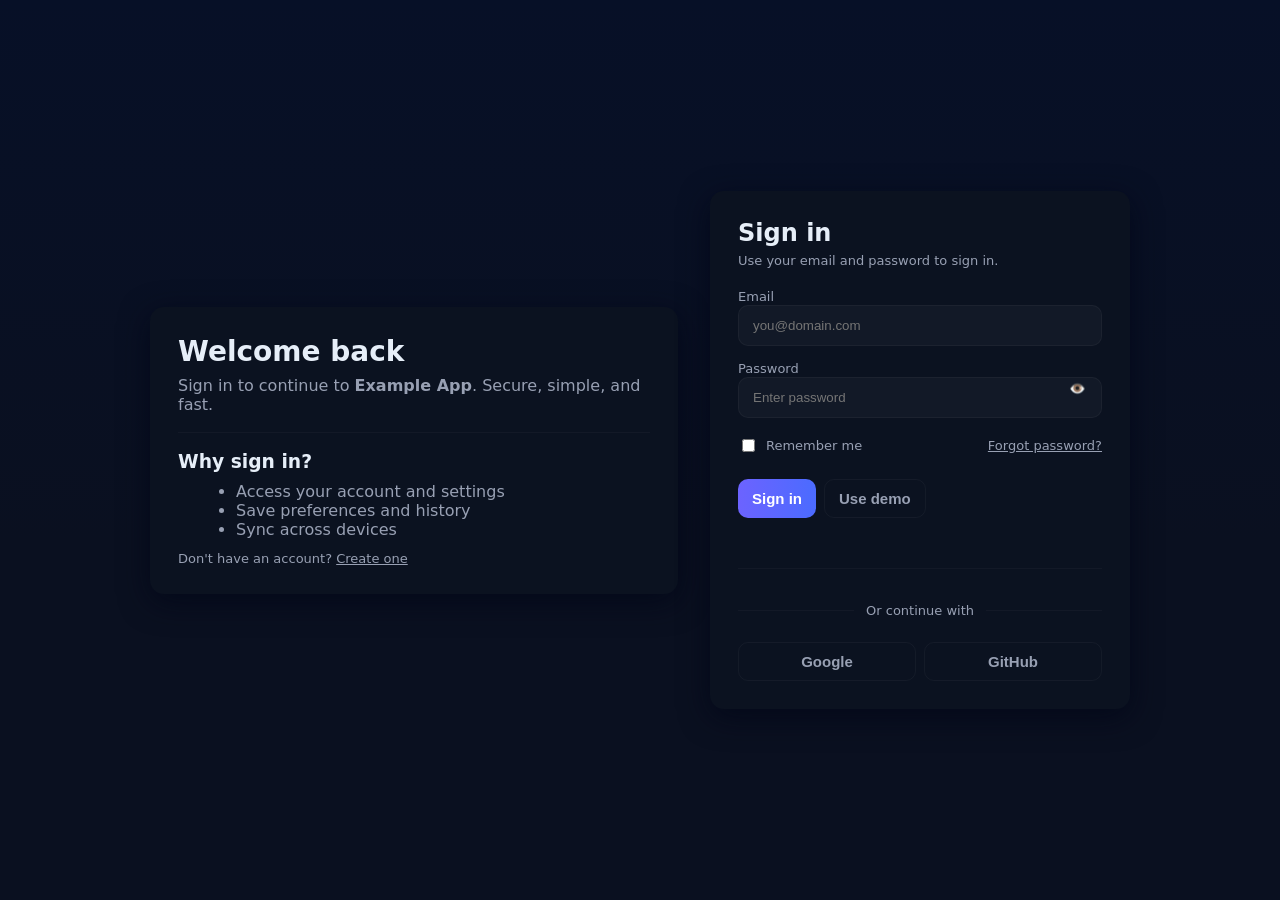
<file: interface.html>
<!doctype html>
<html lang="en">
<head>
  <meta charset="utf-8" />
  <meta name="viewport" content="width=device-width,initial-scale=1" />
  <title>Simple Login</title>
  <style>
    :root{
      --accent: #6c63ff;
      --bg: #0f1724;
      --card: #0b1220;
      --muted: #98a0b3;
      --success: #22c55e;
      --danger: #ef4444;
      --glass: rgba(255,255,255,0.03);
      font-family: Inter, system-ui, -apple-system, "Segoe UI", Roboto, "Helvetica Neue", Arial;
    }
    *{box-sizing:border-box}
    html,body{height:100%}
    body{
      margin:0; background:linear-gradient(180deg,#071027 0%, #0a1020 60%); color:#e6eef8; display:flex; align-items:center; justify-content:center; padding:24px;
    }
    .container{
      width:100%; max-width:980px; display:grid; grid-template-columns:1fr 420px; gap:32px; align-items:center;
    }
    .hero{
      padding:32px; border-radius:14px; background:linear-gradient(180deg, rgba(255,255,255,0.02), rgba(255,255,255,0.01)); box-shadow: 0 6px 30px rgba(2,6,23,0.6);
    }
    .hero h1{margin:0 0 8px; font-size:28px}
    .hero p{margin:0; color:var(--muted)}

    .card{
      background:var(--card); border-radius:14px; padding:28px; box-shadow: 0 8px 30px rgba(2,6,23,0.7);
    }
    form{display:flex; flex-direction:column; gap:12px}
    label{font-size:13px; color:var(--muted)}
    input[type="email"], input[type="password"]{
      width:100%; padding:12px 14px; background:var(--glass); border:1px solid rgba(255,255,255,0.04); border-radius:10px; color:inherit; outline:none;
    }
    .row{display:flex; gap:12px; align-items:center}
    .btn{
      display:inline-flex; align-items:center; justify-content:center; gap:8px; padding:10px 14px; border-radius:10px; border:0; cursor:pointer; font-weight:600; font-size:15px;
    }
    .btn-primary{background:linear-gradient(90deg,var(--accent), #4b6bff); color:white}
    .btn-ghost{background:transparent; border:1px solid rgba(255,255,255,0.04); color:var(--muted)}
    .meta{display:flex; justify-content:space-between; align-items:center; font-size:13px; color:var(--muted)}
    .error{color:var(--danger); font-size:13px}
    .success{color:var(--success); font-size:13px}
    .small{font-size:13px}
    .pass-wrap{position:relative}
    .toggle-pass{position:absolute; right:10px; top:50%; transform:translateY(-50%); background:transparent; border:0; color:var(--muted); cursor:pointer}

    .social{display:flex; gap:8px}
    .social button{flex:1}

    /* responsive */
    @media (max-width:900px){
      .container{grid-template-columns:1fr;}
    }
  </style>
</head>
<body>
  <main class="container">
    <section class="hero card">
      <h1>Welcome back</h1>
      <p>Sign in to continue to <strong>Example App</strong>. Secure, simple, and fast.</p>

      <hr style="margin:18px 0; border:0; height:1px; background:rgba(255,255,255,0.03)">

      <h3 style="margin:0 0 10px">Why sign in?</h3>
      <ul style="margin:0 0 8px 18px; color:var(--muted)">
        <li>Access your account and settings</li>
        <li>Save preferences and history</li>
        <li>Sync across devices</li>
      </ul>

      <p class="small" style="margin-top:12px;color:var(--muted)">Don't have an account? <a href="#" style="color:inherit; text-decoration:underline;">Create one</a></p>
    </section>

    <section class="card" aria-labelledby="signin-heading">
      <h2 id="signin-heading" style="margin:0 0 6px">Sign in</h2>
      <p class="small" style="margin:0 0 18px;color:var(--muted)">Use your email and password to sign in.</p>

      <form id="loginForm" novalidate>
        <div>
          <label for="email">Email</label>
          <input id="email" name="email" type="email" placeholder="you@domain.com" required autocomplete="email">
          <div id="emailError" class="error" aria-live="polite" style="display:none"></div>
        </div>

        <div class="pass-wrap">
          <label for="password">Password</label>
          <input id="password" name="password" type="password" placeholder="Enter password" required autocomplete="current-password" minlength="6">
          <button type="button" class="toggle-pass" aria-label="Show password">👁️</button>
          <div id="passwordError" class="error" aria-live="polite" style="display:none"></div>
        </div>

        <div class="row meta" style="margin-top:6px">
          <label style="display:flex;align-items:center;gap:8px"><input type="checkbox" id="remember"> Remember me</label>
          <a href="#" class="small" style="color:var(--muted)">Forgot password?</a>
        </div>

        <div style="margin-top:12px; display:flex; gap:8px">
          <button type="submit" class="btn btn-primary">Sign in</button>
          <button type="button" class="btn btn-ghost" onclick="fillDemo()">Use demo</button>
        </div>

        <div id="formMsg" role="status" aria-live="polite" style="margin-top:10px"></div>

        <hr style="margin:16px 0; border:0; height:1px; background:rgba(255,255,255,0.03)">

        <div style="display:flex; align-items:center; gap:12px; margin-top:6px">
          <div style="flex:1; height:1px; background:rgba(255,255,255,0.03)"></div>
          <div class="small" style="color:var(--muted)">Or continue with</div>
          <div style="flex:1; height:1px; background:rgba(255,255,255,0.03)"></div>
        </div>

        <div class="social" style="margin-top:12px">
          <button type="button" class="btn btn-ghost" aria-label="Sign in with Google">Google</button>
          <button type="button" class="btn btn-ghost" aria-label="Sign in with GitHub">GitHub</button>
        </div>

      </form>

    </section>
  </main>

  <script>
    const form = document.getElementById('loginForm');
    const emailInput = document.getElementById('email');
    const passwordInput = document.getElementById('password');
    const emailError = document.getElementById('emailError');
    const passwordError = document.getElementById('passwordError');
    const formMsg = document.getElementById('formMsg');
    const toggle = document.querySelector('.toggle-pass');

    toggle.addEventListener('click', ()=>{
      const type = passwordInput.type === 'password' ? 'text' : 'password';
      passwordInput.type = type;
      toggle.textContent = type === 'password' ? '👁️' : '🙈';
      toggle.setAttribute('aria-pressed', type === 'text');
    });

    function validateEmail(email){
      // strict but simple email regex
      return /^[^@\s]+@[^@\s]+\.[^@\s]+$/.test(email);
    }

    form.addEventListener('submit', (e)=>{
      e.preventDefault();
      emailError.style.display='none'; passwordError.style.display='none'; formMsg.textContent='';

      let ok = true;
      if(!validateEmail(emailInput.value.trim())){
        emailError.textContent = 'Please enter a valid email address.'; emailError.style.display='block'; ok=false;
      }
      if(passwordInput.value.length < 6){
        passwordError.textContent = 'Password must be at least 6 characters.'; passwordError.style.display='block'; ok=false;
      }

      if(!ok) return;

      // Simulate a login request (replace with real AJAX/fetch in production)
      formMsg.textContent = 'Signing in...';
      formMsg.className='small';

      setTimeout(()=>{
        // fake successful login
        formMsg.textContent = '';
        formMsg.className='success';
        formMsg.textContent = 'Signed in successfully — redirecting...';

        // in a real app: redirect to dashboard
      }, 1000);
    });

    function fillDemo(){
      emailInput.value = 'demo@example.com';
      passwordInput.value = 'password';
    }
  </script>
</body>
</html>
</file>
